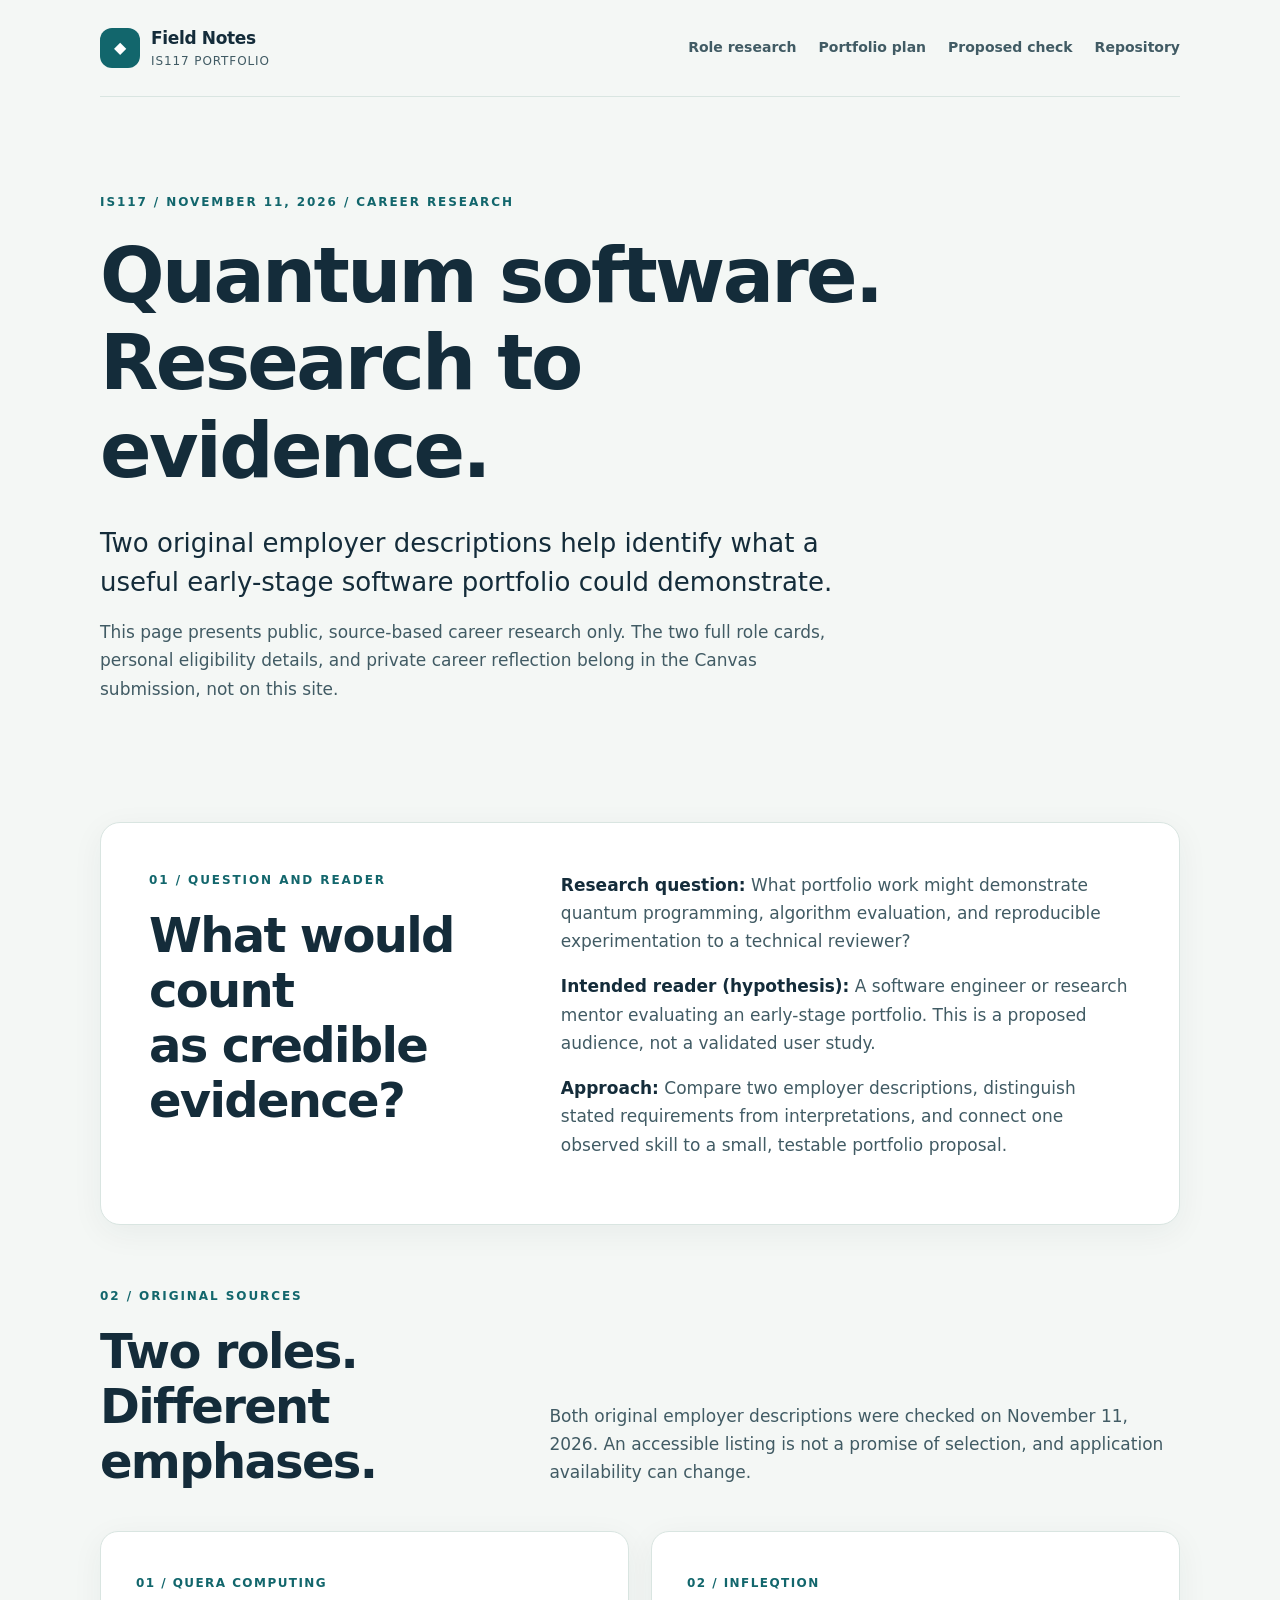
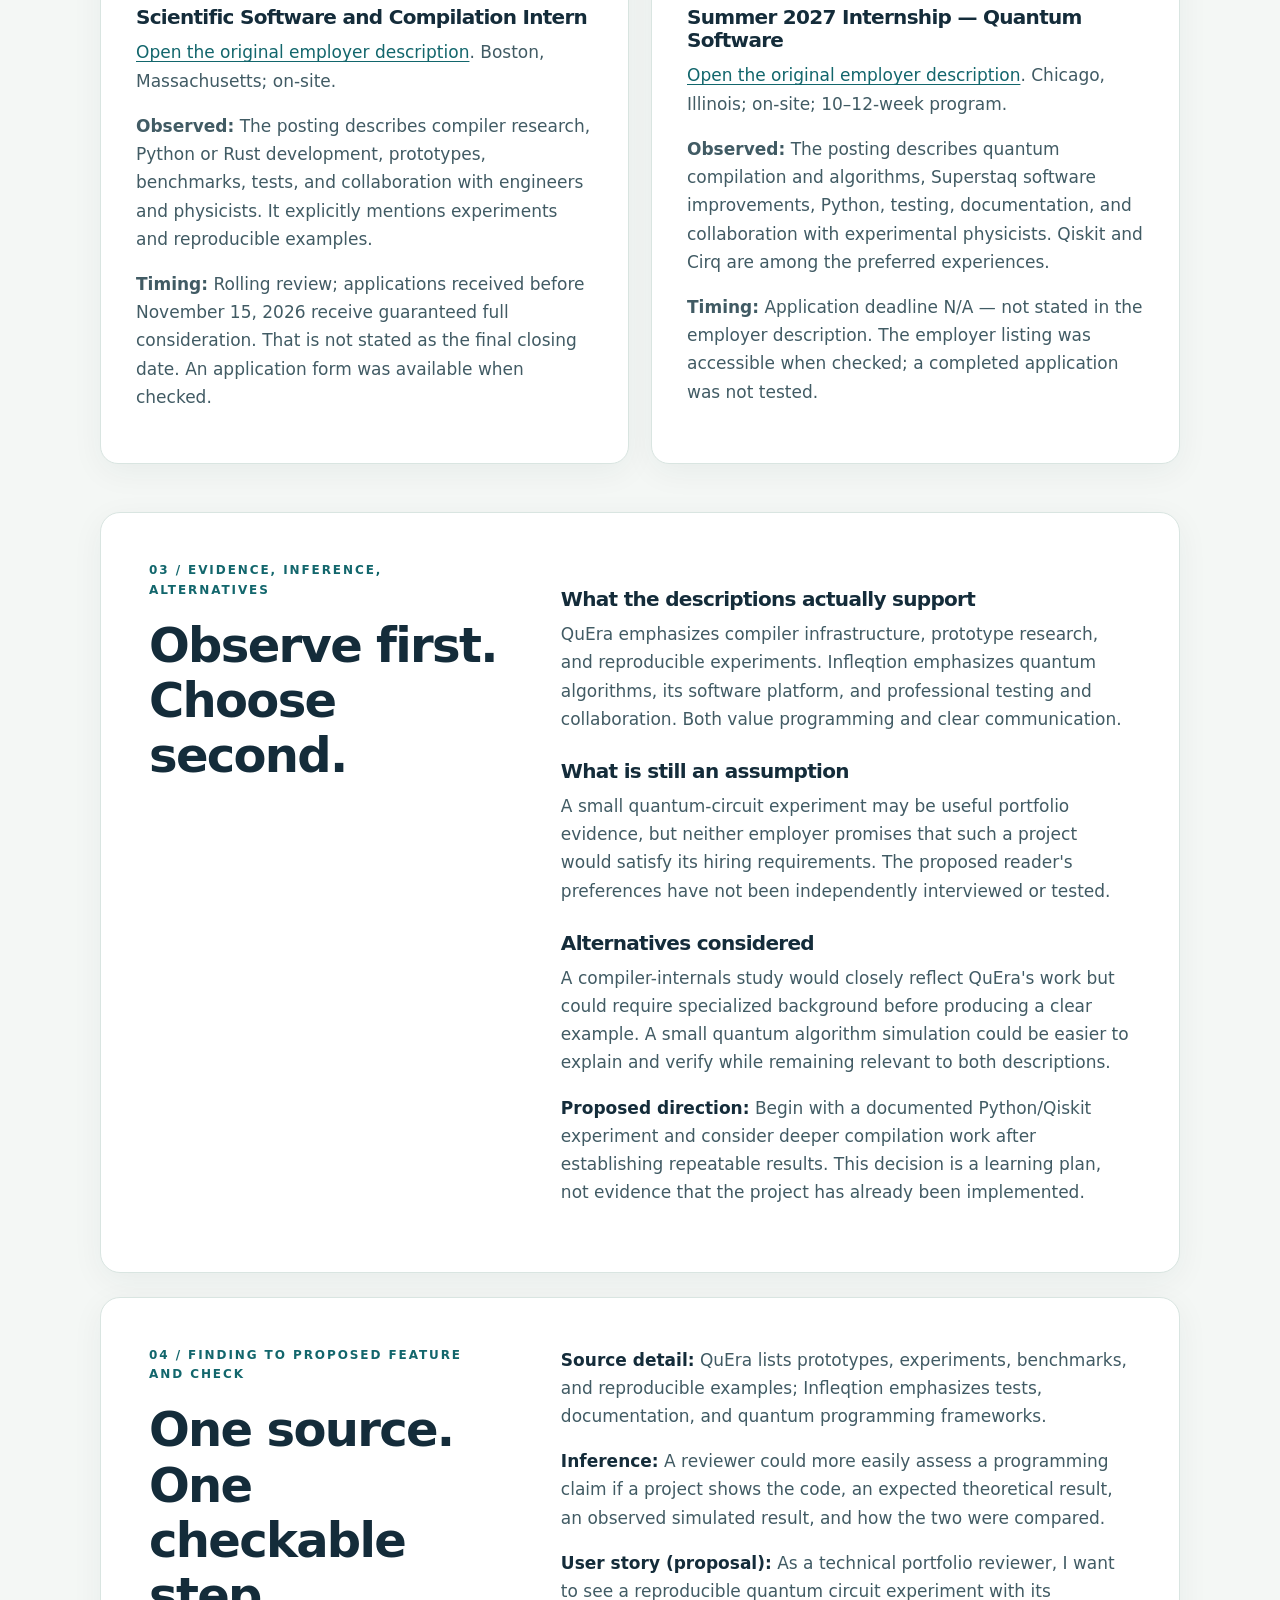
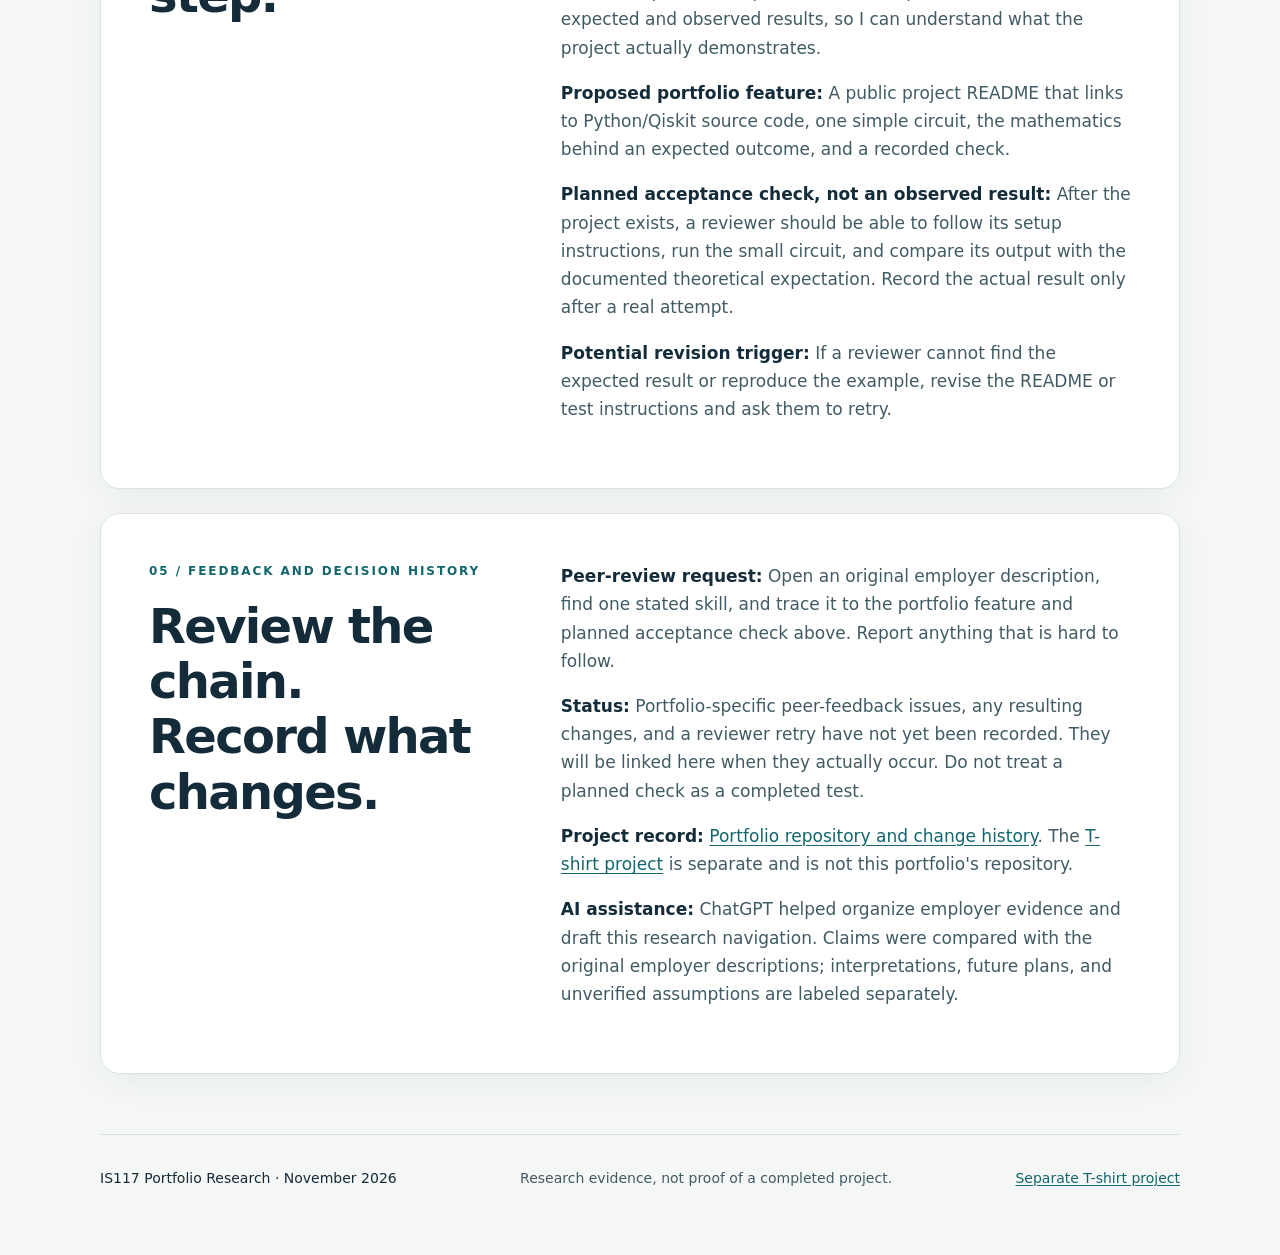
<file: index.html>
<!doctype html>
<html lang="en">
  <head>
    <meta charset="utf-8" />
    <meta name="viewport" content="width=device-width, initial-scale=1" />
    <meta
      name="description"
      content="IS117 career research: evidence from two quantum software internship descriptions, a proposed portfolio direction, and a planned verification check."
    />
    <title>Quantum Software Career Research — IS117</title>
    <link rel="icon" href="data:," />
    <link rel="stylesheet" href="styles.css" />
  </head>
  <body>
    <a class="skip-link" href="#main">Skip to content</a>
    <header class="site-header wrap">
      <a class="brand-link" href="index.html" aria-label="Career research home">
        <span class="brand-mark" aria-hidden="true">◆</span>
        <span>Field Notes <span class="brand-sub">IS117 Portfolio</span></span>
      </a>
      <nav class="main-nav" aria-label="Main navigation">
        <a class="nav-link" href="#sources-title">Role research</a>
        <a class="nav-link" href="plan.html">Portfolio plan</a>
        <a class="nav-link" href="#check-title">Proposed check</a>
        <a class="nav-link" href="https://github.com/cocv22/is117-portfolio">Repository</a>
      </nav>
    </header>
    <main id="main" class="wrap">
      <section class="page-hero studio-hero" aria-labelledby="career-title">
        <p class="eyebrow">IS117 / November 11, 2026 / Career research</p>
        <h1 id="career-title">Quantum software.<br />Research to evidence.</h1>
        <p class="lead">
          Two original employer descriptions help identify what a useful
          early-stage software portfolio could demonstrate.
        </p>
        <p>
          This page presents public, source-based career research only. The two full role
          cards, personal eligibility details, and private career reflection
          belong in the Canvas submission, not on this site.
        </p>
      </section>
      <section class="studio-intro" aria-labelledby="question-title">
        <div>
          <p class="eyebrow">01 / Question and reader</p>
          <h2 id="question-title">What would count<br />as credible evidence?</h2>
        </div>
        <div>
          <p>
            <strong>Research question:</strong> What portfolio work might
            demonstrate quantum programming, algorithm evaluation, and
            reproducible experimentation to a technical reviewer?
          </p>
          <p>
            <strong>Intended reader (hypothesis):</strong> A software engineer or
            research mentor evaluating an early-stage portfolio. This is a
            proposed audience, not a validated user study.
          </p>
          <p>
            <strong>Approach:</strong> Compare two employer descriptions,
            distinguish stated requirements from interpretations, and connect
            one observed skill to a small, testable portfolio proposal.
          </p>
        </div>
      </section>
      <section class="path-section" aria-labelledby="sources-title">
        <div class="path-intro">
          <div>
            <p class="eyebrow">02 / Original sources</p>
            <h2 id="sources-title">Two roles.<br />Different emphases.</h2>
          </div>
          <p>
            Both original employer descriptions were checked on November 11,
            2026. An accessible listing is not a promise of selection, and
            application availability can change.
          </p>
        </div>
        <ol class="studio-path">
          <li>
            <span class="stage-number">01 / QuEra Computing</span>
            <h3>Scientific Software and Compilation Intern</h3>
            <p>
              <a
                href="https://job-boards.greenhouse.io/queracomputinginc/jobs/5435902008"
                >Open the original employer description</a
              >. Boston, Massachusetts; on-site.
            </p>
            <p>
              <strong>Observed:</strong> The posting describes compiler research,
              Python or Rust development, prototypes, benchmarks, tests, and
              collaboration with engineers and physicists. It explicitly
              mentions experiments and reproducible examples.
            </p>
            <p>
              <strong>Timing:</strong> Rolling review; applications received
              before November 15, 2026 receive guaranteed full consideration.
              That is not stated as the final closing date. An application form
              was available when checked.
            </p>
          </li>
          <li>
            <span class="stage-number">02 / Infleqtion</span>
            <h3>Summer 2027 Internship — Quantum Software</h3>
            <p>
              <a href="https://apply.workable.com/coldquanta/j/EB77DE8198"
                >Open the original employer description</a
              >. Chicago, Illinois; on-site; 10–12-week program.
            </p>
            <p>
              <strong>Observed:</strong> The posting describes quantum
              compilation and algorithms, Superstaq software improvements,
              Python, testing, documentation, and collaboration with
              experimental physicists. Qiskit and Cirq are among the preferred
              experiences.
            </p>
            <p>
              <strong>Timing:</strong> Application deadline N/A — not stated
              in the employer description. The employer listing was accessible
              when checked; a completed application was not tested.
            </p>
          </li>
        </ol>
      </section>
      <section class="studio-intro" aria-labelledby="comparison-title">
        <div>
          <p class="eyebrow">03 / Evidence, inference, alternatives</p>
          <h2 id="comparison-title">Observe first.<br />Choose second.</h2>
        </div>
        <div>
          <h3>What the descriptions actually support</h3>
          <p>
            QuEra emphasizes compiler infrastructure, prototype research, and
            reproducible experiments. Infleqtion emphasizes quantum algorithms,
            its software platform, and professional testing and collaboration.
            Both value programming and clear communication.
          </p>
          <h3>What is still an assumption</h3>
          <p>
            A small quantum-circuit experiment may be useful portfolio evidence,
            but neither employer promises that such a project would satisfy its
            hiring requirements. The proposed reader's preferences have not
            been independently interviewed or tested.
          </p>
          <h3>Alternatives considered</h3>
          <p>
            A compiler-internals study would closely reflect QuEra's work but
            could require specialized background before producing a clear
            example. A small quantum algorithm simulation could be easier to
            explain and verify while remaining relevant to both descriptions.
          </p>
          <p>
            <strong>Proposed direction:</strong> Begin with a documented
            Python/Qiskit experiment and consider deeper compilation work
            after establishing repeatable results. This decision is a learning
            plan, not evidence that the project has already been implemented.
          </p>
        </div>
      </section>
      <section class="studio-intro" aria-labelledby="check-title">
        <div>
          <p class="eyebrow">04 / Finding to proposed feature and check</p>
          <h2 id="check-title">One source.<br />One checkable step.</h2>
        </div>
        <div>
          <p>
            <strong>Source detail:</strong> QuEra lists prototypes, experiments,
            benchmarks, and reproducible examples; Infleqtion emphasizes tests,
            documentation, and quantum programming frameworks.
          </p>
          <p>
            <strong>Inference:</strong> A reviewer could more easily assess a
            programming claim if a project shows the code, an expected
            theoretical result, an observed simulated result, and how the two
            were compared.
          </p>
          <p>
            <strong>User story (proposal):</strong> As a technical portfolio
            reviewer, I want to see a reproducible quantum circuit experiment
            with its expected and observed results, so I can understand what
            the project actually demonstrates.
          </p>
          <p>
            <strong>Proposed portfolio feature:</strong> A public project README
            that links to Python/Qiskit source code, one simple circuit,
            the mathematics behind an expected outcome, and a recorded check.
          </p>
          <p>
            <strong>Planned acceptance check, not an observed result:</strong>
            After the project exists, a reviewer should be able to follow its
            setup instructions, run the small circuit, and compare its output
            with the documented theoretical expectation. Record the actual
            result only after a real attempt.
          </p>
          <p>
            <strong>Potential revision trigger:</strong> If a reviewer cannot
            find the expected result or reproduce the example, revise the
            README or test instructions and ask them to retry.
          </p>
        </div>
      </section>
      <section class="studio-intro" aria-labelledby="review-title">
        <div>
          <p class="eyebrow">05 / Feedback and decision history</p>
          <h2 id="review-title">Review the chain.<br />Record what changes.</h2>
        </div>
        <div>
          <p>
            <strong>Peer-review request:</strong> Open an original employer
            description, find one stated skill, and trace it to the portfolio
            feature and planned acceptance check above. Report anything that
            is hard to follow.
          </p>
          <p>
            <strong>Status:</strong> Portfolio-specific peer-feedback issues,
            any resulting changes, and a reviewer retry have not yet been
            recorded. They will be linked here when they actually occur. Do not
            treat a planned check as a completed test.
          </p>
          <p>
            <strong>Project record:</strong>
            <a href="https://github.com/cocv22/is117-portfolio"
              >Portfolio repository and change history</a
            >. The <a href="https://github.com/cocv22/is117-brand-studio">T-shirt project</a>
            is separate and is not this portfolio's repository.
          </p>
          <p>
            <strong>AI assistance:</strong> ChatGPT helped organize employer
            evidence and draft this research navigation. Claims were compared
            with the original employer descriptions; interpretations, future
            plans, and unverified assumptions are labeled separately.
          </p>
        </div>
      </section>
    </main>
    <footer class="site-footer wrap">
      <p>IS117 Portfolio Research · November 2026</p>
      <p class="footer-tagline">Research evidence, not proof of a completed project.</p>
      <a href="https://github.com/cocv22/is117-brand-studio">Separate T-shirt project</a>
    </footer>
  </body>
</html>
</file>
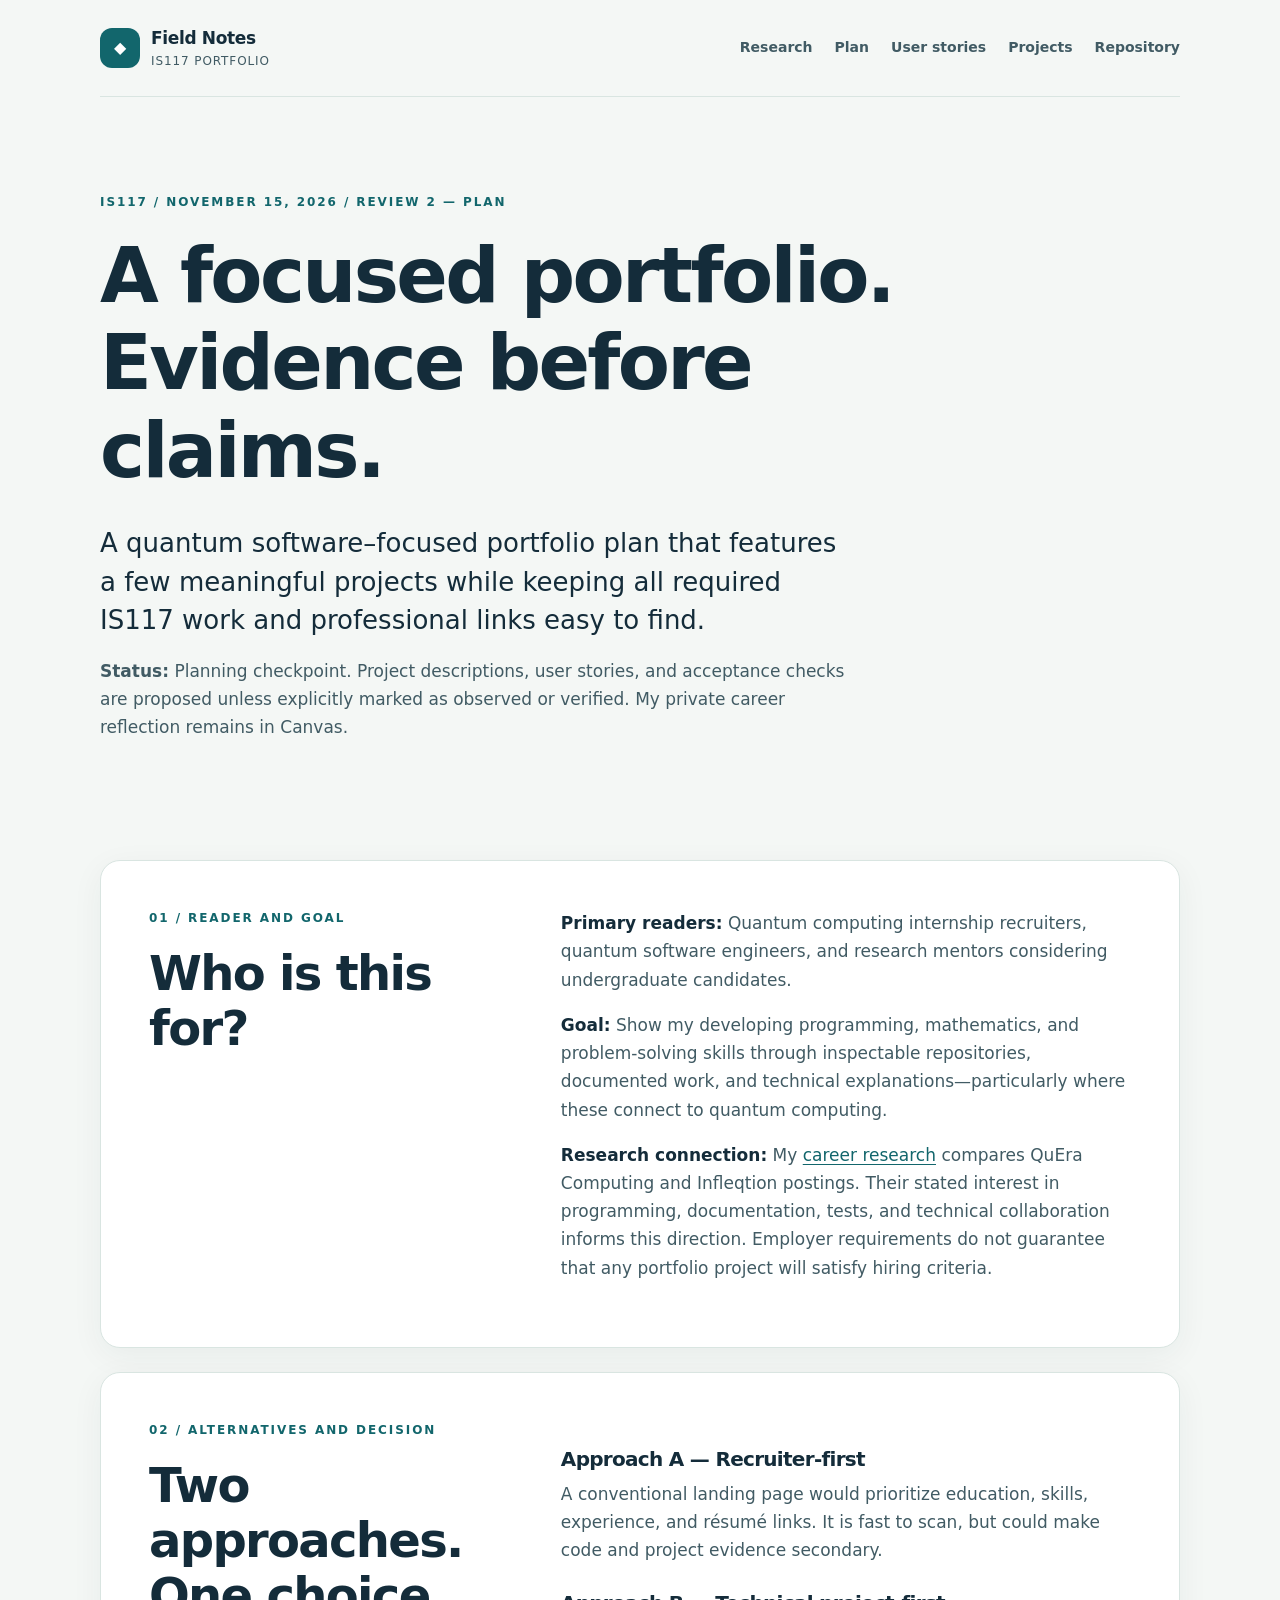
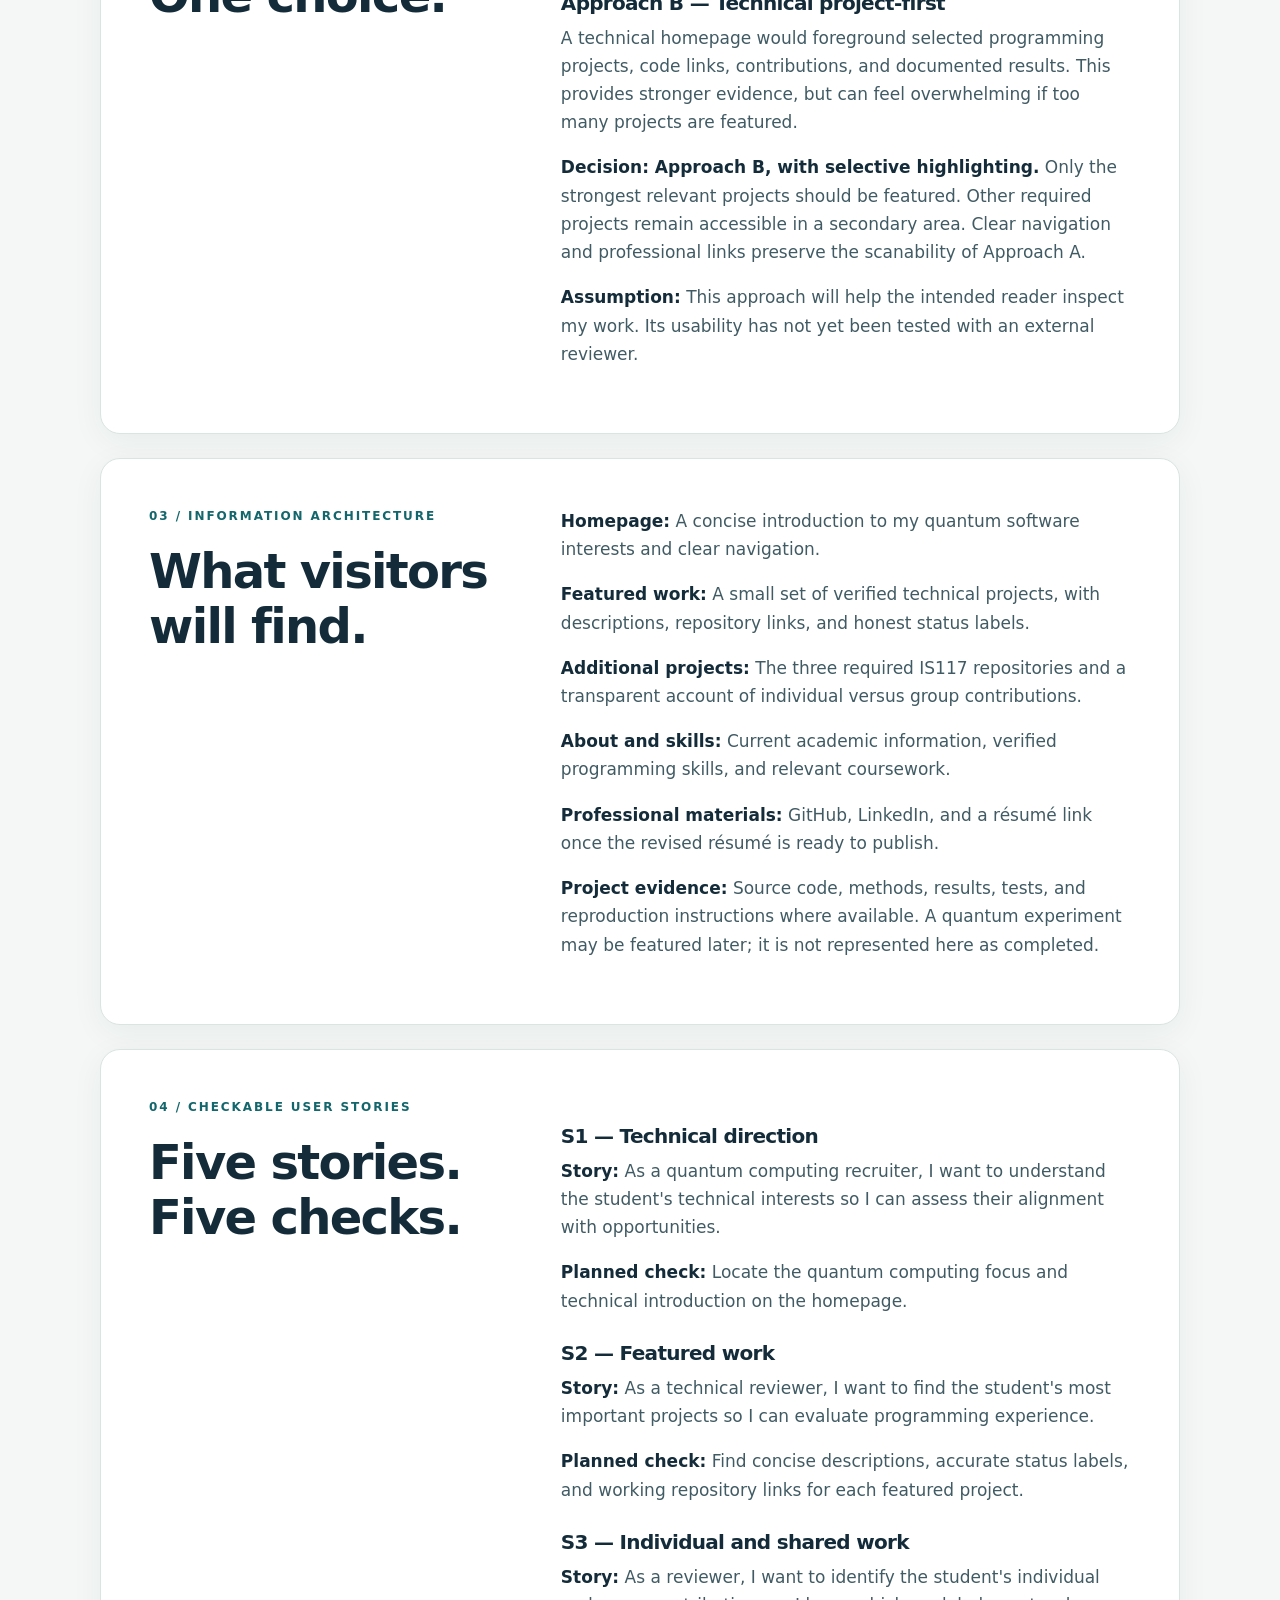
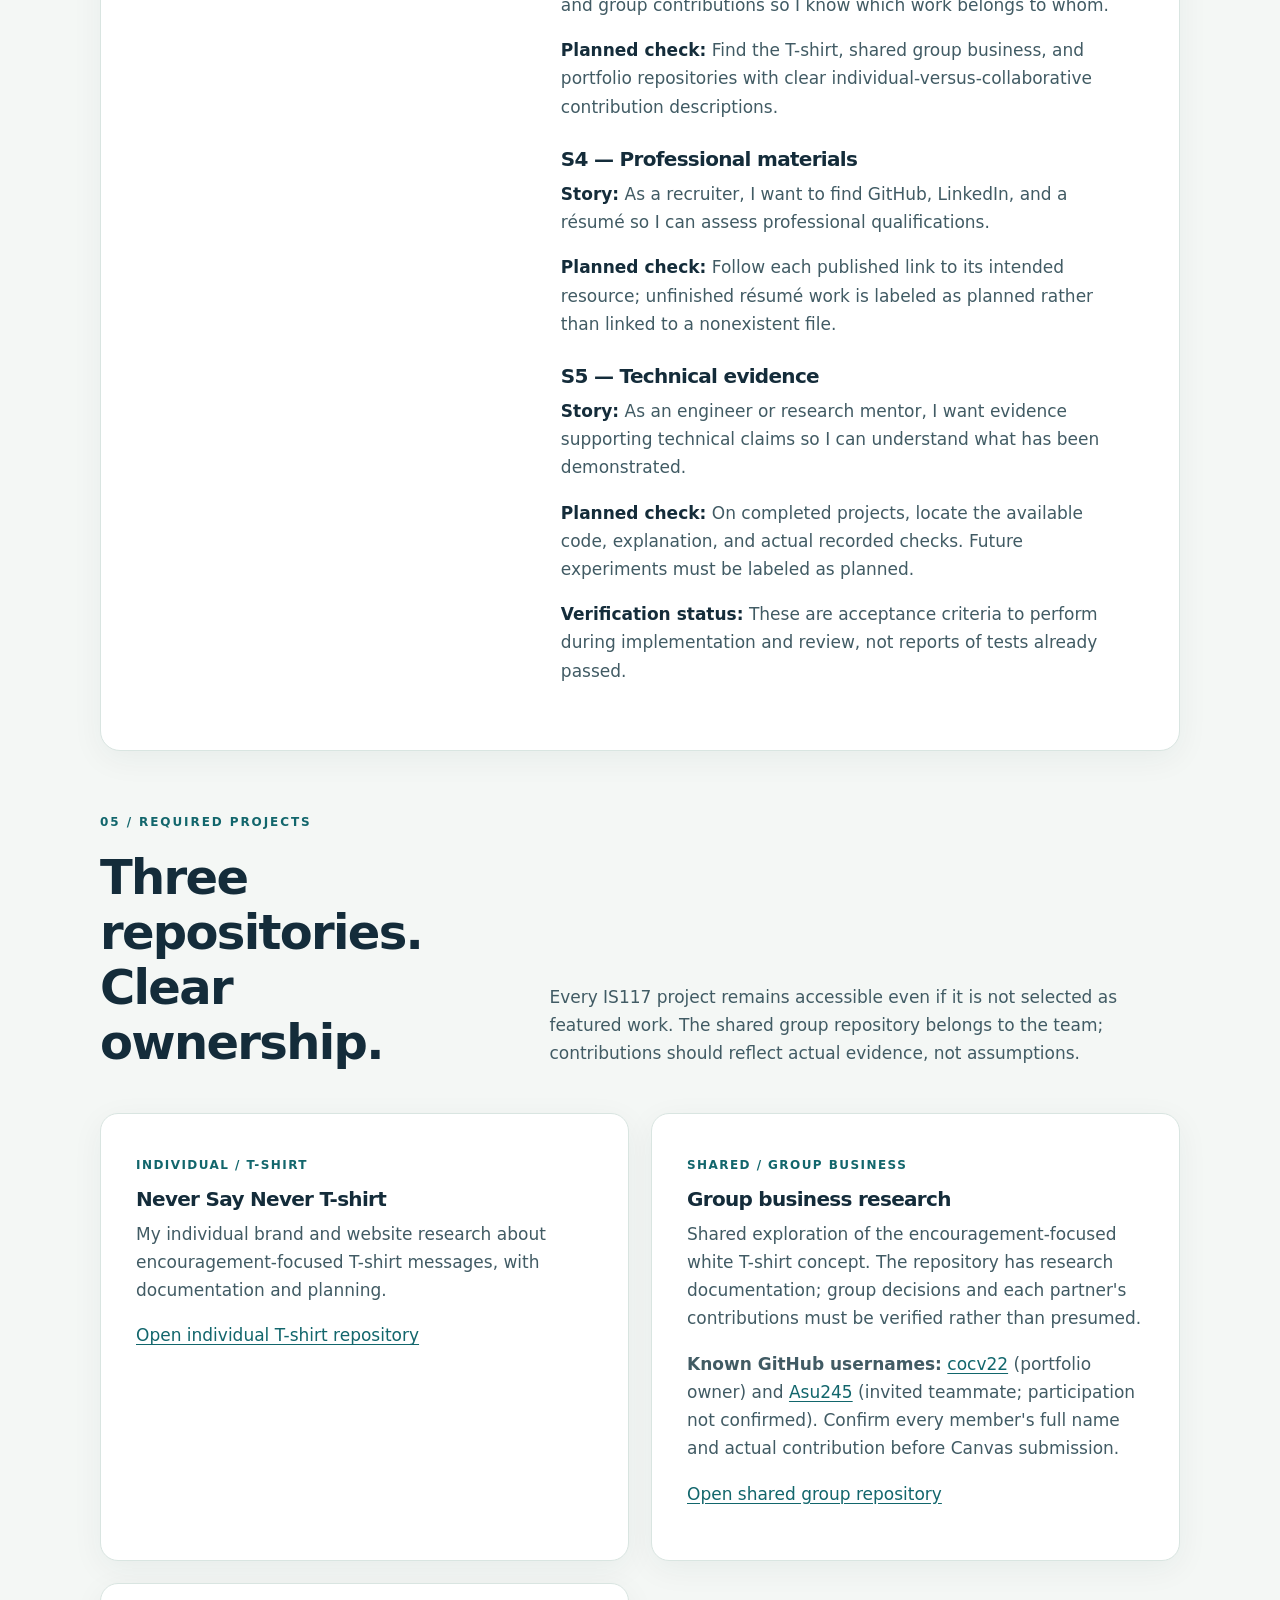
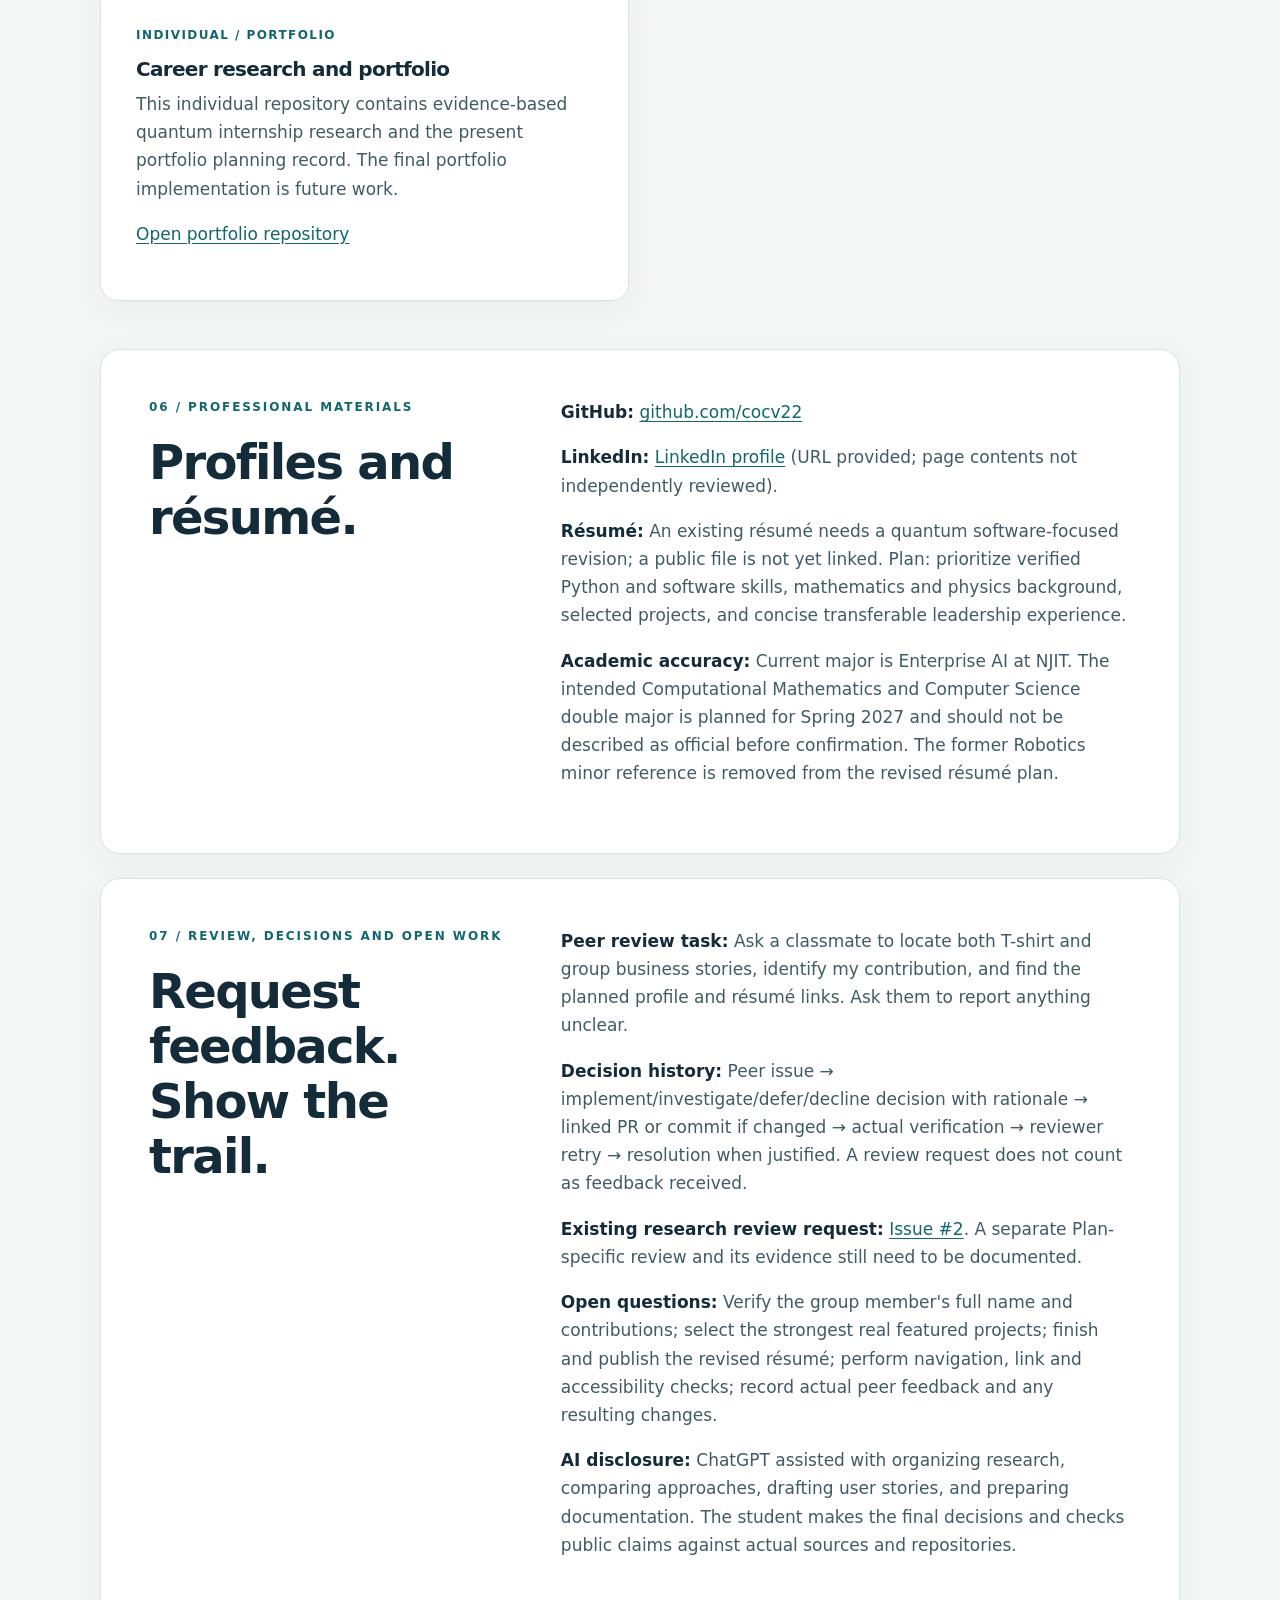
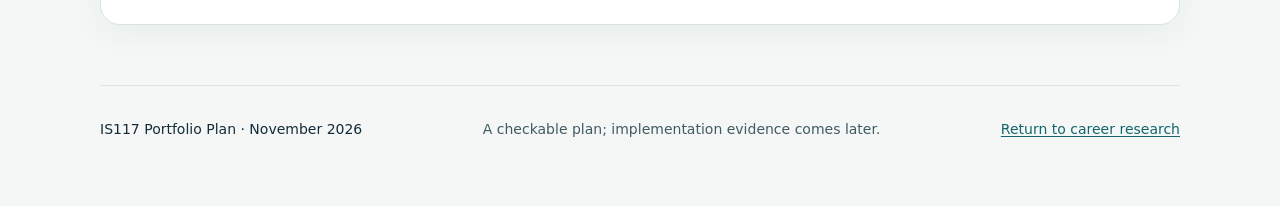
<file: plan.html>
<!doctype html>
<html lang="en">
  <head>
    <meta charset="utf-8" />
    <meta name="viewport" content="width=device-width, initial-scale=1" />
    <meta name="description" content="IS117 Portfolio Plan: audience, page approaches, user stories, project evidence, professional links, and review workflow." />
    <title>Portfolio Plan — IS117</title>
    <link rel="icon" href="data:," />
    <link rel="stylesheet" href="styles.css" />
  </head>
  <body>
    <a class="skip-link" href="#main">Skip to content</a>
    <header class="site-header wrap">
      <a class="brand-link" href="index.html" aria-label="Career research home">
        <span class="brand-mark" aria-hidden="true">◆</span>
        <span>Field Notes <span class="brand-sub">IS117 Portfolio</span></span>
      </a>
      <nav class="main-nav" aria-label="Main navigation">
        <a class="nav-link" href="index.html">Research</a>
        <a class="nav-link" href="plan.html" aria-current="page">Plan</a>
        <a class="nav-link" href="#stories-title">User stories</a>
        <a class="nav-link" href="#projects-title">Projects</a>
        <a class="nav-link" href="https://github.com/cocv22/is117-portfolio">Repository</a>
      </nav>
    </header>
    <main id="main" class="wrap">
      <section class="page-hero" aria-labelledby="plan-title">
        <p class="eyebrow">IS117 / November 15, 2026 / Review 2 — Plan</p>
        <h1 id="plan-title">A focused portfolio.<br />Evidence before claims.</h1>
        <p class="lead">A quantum software–focused portfolio plan that features a few meaningful projects while keeping all required IS117 work and professional links easy to find.</p>
        <p><strong>Status:</strong> Planning checkpoint. Project descriptions, user stories, and acceptance checks are proposed unless explicitly marked as observed or verified. My private career reflection remains in Canvas.</p>
      </section>

      <section class="studio-intro" aria-labelledby="audience-title">
        <div>
          <p class="eyebrow">01 / Reader and goal</p>
          <h2 id="audience-title">Who is this<br />for?</h2>
        </div>
        <div>
          <p><strong>Primary readers:</strong> Quantum computing internship recruiters, quantum software engineers, and research mentors considering undergraduate candidates.</p>
          <p><strong>Goal:</strong> Show my developing programming, mathematics, and problem-solving skills through inspectable repositories, documented work, and technical explanations—particularly where these connect to quantum computing.</p>
          <p><strong>Research connection:</strong> My <a href="index.html">career research</a> compares QuEra Computing and Infleqtion postings. Their stated interest in programming, documentation, tests, and technical collaboration informs this direction. Employer requirements do not guarantee that any portfolio project will satisfy hiring criteria.</p>
        </div>
      </section>

      <section class="studio-intro" aria-labelledby="approaches-title">
        <div>
          <p class="eyebrow">02 / Alternatives and decision</p>
          <h2 id="approaches-title">Two approaches.<br />One choice.</h2>
        </div>
        <div>
          <h3>Approach A — Recruiter-first</h3>
          <p>A conventional landing page would prioritize education, skills, experience, and résumé links. It is fast to scan, but could make code and project evidence secondary.</p>
          <h3>Approach B — Technical project-first</h3>
          <p>A technical homepage would foreground selected programming projects, code links, contributions, and documented results. This provides stronger evidence, but can feel overwhelming if too many projects are featured.</p>
          <p><strong>Decision: Approach B, with selective highlighting.</strong> Only the strongest relevant projects should be featured. Other required projects remain accessible in a secondary area. Clear navigation and professional links preserve the scanability of Approach A.</p>
          <p><strong>Assumption:</strong> This approach will help the intended reader inspect my work. Its usability has not yet been tested with an external reviewer.</p>
        </div>
      </section>

      <section class="studio-intro" aria-labelledby="structure-title">
        <div>
          <p class="eyebrow">03 / Information architecture</p>
          <h2 id="structure-title">What visitors<br />will find.</h2>
        </div>
        <div>
          <p><strong>Homepage:</strong> A concise introduction to my quantum software interests and clear navigation.</p>
          <p><strong>Featured work:</strong> A small set of verified technical projects, with descriptions, repository links, and honest status labels.</p>
          <p><strong>Additional projects:</strong> The three required IS117 repositories and a transparent account of individual versus group contributions.</p>
          <p><strong>About and skills:</strong> Current academic information, verified programming skills, and relevant coursework.</p>
          <p><strong>Professional materials:</strong> GitHub, LinkedIn, and a résumé link once the revised résumé is ready to publish.</p>
          <p><strong>Project evidence:</strong> Source code, methods, results, tests, and reproduction instructions where available. A quantum experiment may be featured later; it is not represented here as completed.</p>
        </div>
      </section>

      <section class="studio-intro" aria-labelledby="stories-title">
        <div>
          <p class="eyebrow">04 / Checkable user stories</p>
          <h2 id="stories-title">Five stories.<br />Five checks.</h2>
        </div>
        <div>
          <h3>S1 — Technical direction</h3>
          <p><strong>Story:</strong> As a quantum computing recruiter, I want to understand the student's technical interests so I can assess their alignment with opportunities.</p>
          <p><strong>Planned check:</strong> Locate the quantum computing focus and technical introduction on the homepage.</p>
          <h3>S2 — Featured work</h3>
          <p><strong>Story:</strong> As a technical reviewer, I want to find the student's most important projects so I can evaluate programming experience.</p>
          <p><strong>Planned check:</strong> Find concise descriptions, accurate status labels, and working repository links for each featured project.</p>
          <h3>S3 — Individual and shared work</h3>
          <p><strong>Story:</strong> As a reviewer, I want to identify the student's individual and group contributions so I know which work belongs to whom.</p>
          <p><strong>Planned check:</strong> Find the T-shirt, shared group business, and portfolio repositories with clear individual-versus-collaborative contribution descriptions.</p>
          <h3>S4 — Professional materials</h3>
          <p><strong>Story:</strong> As a recruiter, I want to find GitHub, LinkedIn, and a résumé so I can assess professional qualifications.</p>
          <p><strong>Planned check:</strong> Follow each published link to its intended resource; unfinished résumé work is labeled as planned rather than linked to a nonexistent file.</p>
          <h3>S5 — Technical evidence</h3>
          <p><strong>Story:</strong> As an engineer or research mentor, I want evidence supporting technical claims so I can understand what has been demonstrated.</p>
          <p><strong>Planned check:</strong> On completed projects, locate the available code, explanation, and actual recorded checks. Future experiments must be labeled as planned.</p>
          <p><strong>Verification status:</strong> These are acceptance criteria to perform during implementation and review, not reports of tests already passed.</p>
        </div>
      </section>

      <section class="path-section" aria-labelledby="projects-title">
        <div class="path-intro">
          <div>
            <p class="eyebrow">05 / Required projects</p>
            <h2 id="projects-title">Three repositories.<br />Clear ownership.</h2>
          </div>
          <p>Every IS117 project remains accessible even if it is not selected as featured work. The shared group repository belongs to the team; contributions should reflect actual evidence, not assumptions.</p>
        </div>
        <ol class="studio-path">
          <li>
            <span class="stage-number">Individual / T-shirt</span>
            <h3>Never Say Never T-shirt</h3>
            <p>My individual brand and website research about encouragement-focused T-shirt messages, with documentation and planning.</p>
            <p><a href="https://github.com/cocv22/is117-brand-studio">Open individual T-shirt repository</a></p>
          </li>
          <li>
            <span class="stage-number">Shared / Group business</span>
            <h3>Group business research</h3>
            <p>Shared exploration of the encouragement-focused white T-shirt concept. The repository has research documentation; group decisions and each partner's contributions must be verified rather than presumed.</p>
            <p><strong>Known GitHub usernames:</strong> <a href="https://github.com/cocv22">cocv22</a> (portfolio owner) and <a href="https://github.com/Asu245">Asu245</a> (invited teammate; participation not confirmed). Confirm every member's full name and actual contribution before Canvas submission.</p>
            <p><a href="https://github.com/cocv22/is117_group_business">Open shared group repository</a></p>
          </li>
          <li>
            <span class="stage-number">Individual / Portfolio</span>
            <h3>Career research and portfolio</h3>
            <p>This individual repository contains evidence-based quantum internship research and the present portfolio planning record. The final portfolio implementation is future work.</p>
            <p><a href="https://github.com/cocv22/is117-portfolio">Open portfolio repository</a></p>
          </li>
        </ol>
      </section>

      <section class="studio-intro" aria-labelledby="materials-title">
        <div>
          <p class="eyebrow">06 / Professional materials</p>
          <h2 id="materials-title">Profiles and<br />résumé.</h2>
        </div>
        <div>
          <p><strong>GitHub:</strong> <a href="https://github.com/cocv22">github.com/cocv22</a></p>
          <p><strong>LinkedIn:</strong> <a href="https://www.linkedin.com/in/cesar-carrillo-1471183bb/">LinkedIn profile</a> (URL provided; page contents not independently reviewed).</p>
          <p><strong>Résumé:</strong> An existing résumé needs a quantum software-focused revision; a public file is not yet linked. Plan: prioritize verified Python and software skills, mathematics and physics background, selected projects, and concise transferable leadership experience.</p>
          <p><strong>Academic accuracy:</strong> Current major is Enterprise AI at NJIT. The intended Computational Mathematics and Computer Science double major is planned for Spring 2027 and should not be described as official before confirmation. The former Robotics minor reference is removed from the revised résumé plan.</p>
        </div>
      </section>

      <section class="studio-intro" aria-labelledby="review-plan-title">
        <div>
          <p class="eyebrow">07 / Review, decisions and open work</p>
          <h2 id="review-plan-title">Request feedback.<br />Show the trail.</h2>
        </div>
        <div>
          <p><strong>Peer review task:</strong> Ask a classmate to locate both T-shirt and group business stories, identify my contribution, and find the planned profile and résumé links. Ask them to report anything unclear.</p>
          <p><strong>Decision history:</strong> Peer issue → implement/investigate/defer/decline decision with rationale → linked PR or commit if changed → actual verification → reviewer retry → resolution when justified. A review request does not count as feedback received.</p>
          <p><strong>Existing research review request:</strong> <a href="https://github.com/cocv22/is117-portfolio/issues/2">Issue #2</a>. A separate Plan-specific review and its evidence still need to be documented.</p>
          <p><strong>Open questions:</strong> Verify the group member's full name and contributions; select the strongest real featured projects; finish and publish the revised résumé; perform navigation, link and accessibility checks; record actual peer feedback and any resulting changes.</p>
          <p><strong>AI disclosure:</strong> ChatGPT assisted with organizing research, comparing approaches, drafting user stories, and preparing documentation. The student makes the final decisions and checks public claims against actual sources and repositories.</p>
        </div>
      </section>
    </main>
    <footer class="site-footer wrap">
      <p>IS117 Portfolio Plan · November 2026</p>
      <p class="footer-tagline">A checkable plan; implementation evidence comes later.</p>
      <a href="index.html">Return to career research</a>
    </footer>
  </body>
</html>
</file>
<file: styles.css>
:root {
  color-scheme: light;
  --ink: #142c3a;
  --ink-soft: #415b64;
  --wash: #f4f7f5;
  --paper: #ffffff;
  --accent: #12666c;
  --border: #d9e5e1;
  --teal-wash: #e4f0ee;
  --shadow: 0 8px 32px rgba(22, 52, 60, 0.055);
}
* { box-sizing: border-box; }
html { scroll-behavior: smooth; }
body {
  margin: 0; color: var(--ink); background: var(--wash);
  font: 17px/1.66 ui-sans-serif, system-ui, -apple-system, BlinkMacSystemFont, "Segoe UI", sans-serif;
  overflow-wrap: break-word;
}
a { color: var(--accent); text-underline-offset: 0.16em; }
a:hover { color: #0b464a; }
a:focus-visible { outline: 3px solid #f59e0b; outline-offset: 3px; }
.wrap { width: min(1080px, calc(100% - 44px)); margin-inline: auto; }
.skip-link {
  position: absolute; left: 16px; top: -120px; z-index: 99;
  padding: 8px 16px; background: var(--paper);
}
.skip-link:focus { top: 12px; }
.site-header {
  display: flex; align-items: center; justify-content: space-between; gap: 22px;
  padding-block: 24px; border-bottom: 1px solid var(--border);
}
.brand-link { display: flex; align-items: center; gap: 11px; color: var(--ink); text-decoration: none; font-weight: 780; letter-spacing: -.02em; }
.brand-mark { background: var(--accent); color: white; display: grid; place-items: center; border-radius: 12px; width: 40px; height: 40px; font-size: 16px; }
.brand-sub { display: block; font-size: 12px; font-weight: 520; letter-spacing: .075em; text-transform: uppercase; color: var(--ink-soft); }
.main-nav { display: flex; flex-wrap: wrap; gap: 9px 22px; }
.nav-link { color: var(--ink-soft); font-size: 14px; font-weight: 650; text-decoration: none; }
.nav-link:hover { color: var(--accent); text-decoration: underline; }
.page-hero { padding: 96px 0 78px; max-width: 870px; }
.eyebrow { font-size: 12px; color: var(--accent); font-weight: 790; text-transform: uppercase; letter-spacing: .16em; }
h1, h2, h3 { line-height: 1.15; letter-spacing: -.035em; }
h1 { font-size: clamp(44px, 6vw, 76px); margin: 19px 0 30px; }
h2 { font-size: clamp(31px, 4vw, 48px); margin: 14px 0; }
h3 { font-size: 20px; margin-top: 27px; margin-bottom: 9px; }
.lead { font-size: clamp(20px, 2.5vw, 26px); line-height: 1.48; max-width: 740px; font-weight: 540; }
p { margin: 0 0 17px; }
.page-hero > p:last-child { color: var(--ink-soft); max-width: 760px; }
.studio-intro {
  display: grid; grid-template-columns: minmax(200px, .9fr) minmax(0, 1.45fr);
  align-items: start; gap: 58px; background: var(--paper); border: 1px solid var(--border);
  border-radius: 20px; box-shadow: var(--shadow); padding: 48px; margin: 24px 0;
}
.studio-intro > div:last-child p, .path-intro > p { color: var(--ink-soft); }
.studio-intro strong { color: var(--ink); }
.path-section { padding-block: 38px 24px; }
.path-intro { display: grid; grid-template-columns: .9fr 1.45fr; gap: 58px; align-items: end; }
.studio-path {
  list-style: none; display: grid; grid-template-columns: 1fr 1fr; gap: 22px;
  margin: 28px 0 0; padding: 0;
}
.studio-path li { background: var(--paper); padding: 35px; border: 1px solid var(--border); border-radius: 18px; box-shadow: var(--shadow); min-width: 0; }
.studio-path h3 { margin-top: 11px; }
.studio-path p { color: var(--ink-soft); }
.stage-number { font-size: 12px; text-transform: uppercase; font-weight: 800; letter-spacing: .12em; color: var(--accent); }
.site-footer { border-top: 1px solid var(--border); margin-top: 60px; padding: 32px 0 65px; display: flex; justify-content: space-between; align-items: baseline; flex-wrap: wrap; gap: 12px; font-size: 14px; }
.site-footer p { margin: 0; }
.footer-tagline { color: var(--ink-soft); }
@media (max-width: 760px) {
  .site-header { display: block; }
  .main-nav { margin-top: 14px; }
  .page-hero { padding-block: 62px 40px; }
  .studio-intro, .path-intro { display: block; }
  .studio-intro { padding: 25px; }
  .studio-path { grid-template-columns: 1fr; }
  .studio-path li { padding: 25px; }
  .path-section { padding-top: 18px; }
}
@media (prefers-reduced-motion: reduce) { html { scroll-behavior: auto; } }
</file>
